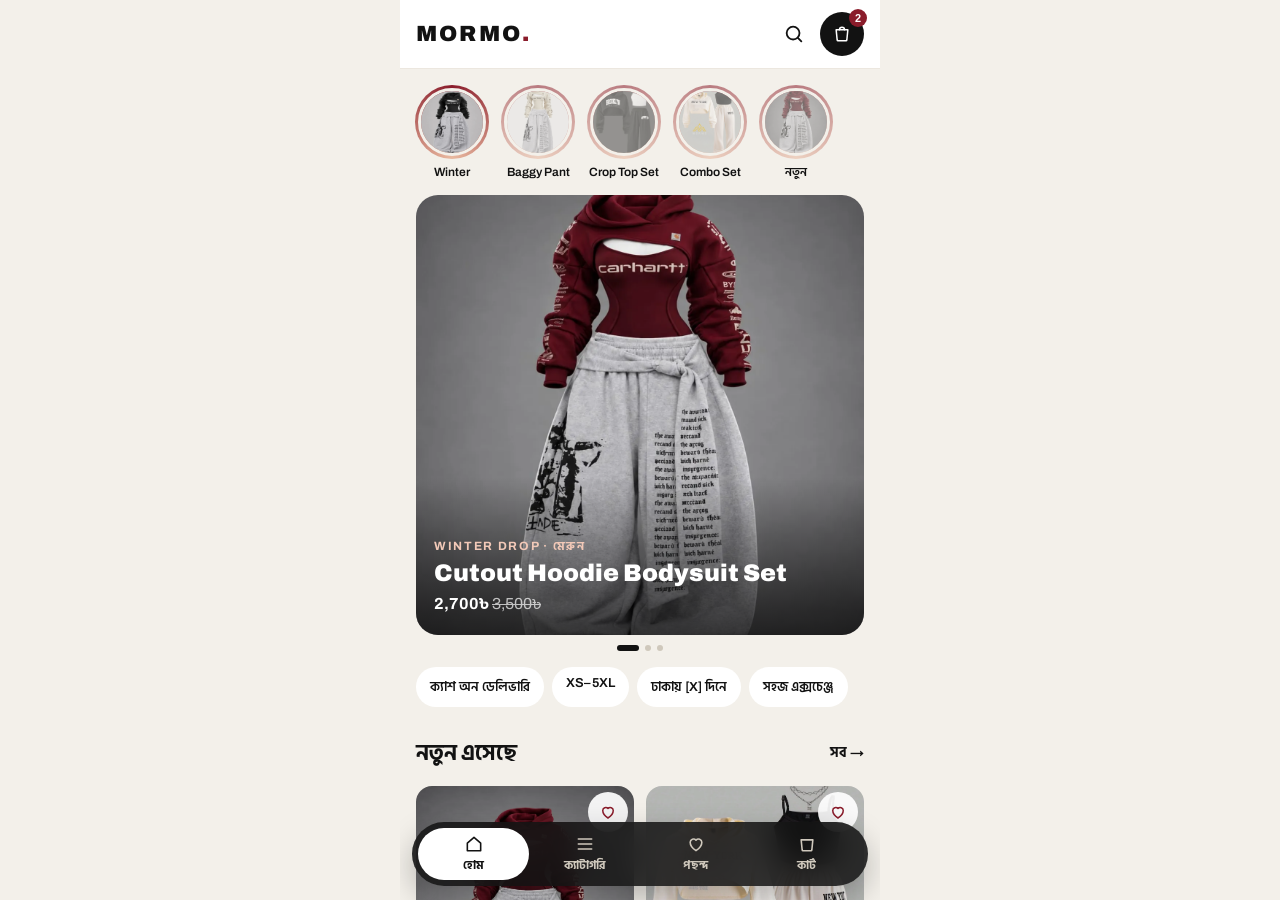
<file: m-home.html>
<!doctype html>
<html lang="bn">
<head>
<meta charset="utf-8">
<meta name="viewport" content="width=device-width, initial-scale=1, viewport-fit=cover">
<meta name="robots" content="noindex">
<title>মোবাইল হোম | Mormo BD</title>
<link rel="preconnect" href="https://fonts.googleapis.com">
<link rel="stylesheet" href="https://fonts.googleapis.com/css2?family=Archivo:wght@400;500;600;800;900&amp;family=Hind+Siliguri:wght@400;500;600;700&amp;display=swap">
<style>
body{margin:0;background:#F3F0EA}
a{color:#121212;text-decoration:none}
.hs{display:flex;overflow-x:auto;scroll-snap-type:x mandatory;scrollbar-width:none}
.hs::-webkit-scrollbar{display:none}
.snap{scroll-snap-align:start;flex:none}
.sheet{animation:up .28s ease-out}
@keyframes up{from{transform:translateY(100%)}to{transform:translateY(0)}}
.toast{animation:pop .3s ease-out}
@keyframes pop{from{transform:translateY(20px);opacity:0}to{transform:none;opacity:1}}
.ring{background:conic-gradient(#8A1C2B,#E9B9A0,#8A1C2B);padding:3px;border-radius:999px}
button,a{transition:transform .12s ease}
button:active,a:active{transform:scale(.97)}
.bump{animation:bp .4s ease}
@keyframes bp{0%{transform:scale(1)}40%{transform:scale(1.35)}100%{transform:scale(1)}}
@media (prefers-reduced-motion:reduce){.sheet,.toast,.bump{animation:none}button:active,a:active{transform:none}}
</style>
<style>[x-cloak]{display:none}</style>
<script>
class Base { constructor(props) { this.props = props || {}; } }
class Component extends Base {
  constructor(props) {
    super(props);
    this.state = { slide: 0, story: 0, tab: 'home', waist: 30, cart: 2, sheet: null, size: null, toast: '', wished: {} };
  }
  renderVals() {
    const IM = {
      maroon: 'img/cutout-set-maroon.webp',
      black: 'img/cutout-set-black.webp',
      beige: 'img/cutout-set-beige.webp',
      ny: 'img/new-york-3-piece-set.webp',
      bk: 'img/brooklyn-3-piece-set.webp'
    };
    const slideDefs = [
      { label: 'মেরুন', img: IM.maroon, bg: '#4A1219', alt: 'মেরুন কাটআউট হুডি বডিস্যুট সেট' },
      { label: 'কালো', img: IM.black, bg: '#121212', alt: 'কালো কাটআউট হুডি বডিস্যুট সেট' },
      { label: 'বেইজ', img: IM.beige, bg: '#5B4A36', alt: 'বেইজ কাটআউট হুডি বডিস্যুট সেট' }
    ];
    const dots = slideDefs.map((s, i) => ({ w: i === this.state.slide ? '22px' : '6px', c: i === this.state.slide ? '#121212' : '#CFC8BC' }));
    const storyDefs = [
      { t: 'Winter', img: IM.black, bg: '#121212' },
      { t: 'Baggy Pant', img: IM.beige, bg: '#E6DFD3' },
      { t: 'Crop Top Set', img: IM.bk, bg: '#E6DFD3' },
      { t: 'Combo Set', img: IM.ny, bg: '#E6DFD3' },
      { t: 'নতুন', img: IM.maroon, bg: '#4A1219' }
    ];
    const stories = storyDefs.map((s, i) => ({ ...s, op: i === this.state.story ? 1 : 0.55, pick: () => this.setState({ story: i }) }));
    const prods = [
      { id: 'mr', name: 'Cutout Hoodie Set · মেরুন', price: '2,700৳', img: IM.maroon, alt: 'মেরুন কাটআউট হুডি সেট' },
      { id: 'ny', name: 'Cream New York 3-Piece Set', price: '[দাম]৳', img: IM.ny, alt: 'ক্রিম New York ক্রপ হুডি সেট' },
      { id: 'bk', name: 'Black Brooklyn 3-Piece Set', price: '[দাম]৳', img: IM.bk, alt: 'কালো Brooklyn ক্রপ হুডি সেট' },
      { id: 'bg', name: 'Cutout Hoodie Set · বেইজ', price: '2,700৳', img: IM.beige, alt: 'বেইজ কাটআউট হুডি সেট' }
    ];
    const wished = this.state.wished;
    const grid = prods.map((p) => ({
      ...p,
      wished: wished[p.id] ? 'true' : 'false',
      heart: wished[p.id] ? '#8A1C2B' : 'none',
      wish: () => this.setState({ wished: { ...wished, [p.id]: !wished[p.id] } }),
      quick: () => this.setState({ sheet: p, size: null, toast: '' })
    }));
    const chart = ['XS', 'S', 'M', 'L', 'XL', 'XXL', '3XL'];
    const mids = [26, 28, 30, 32, 34, 36, 38];
    const w = Number(this.state.waist);
    let ri = 0;
    mids.forEach((m, i) => { if (Math.abs(m - w) < Math.abs(mids[ri] - w)) ri = i; });
    const sizes = chart.map((s) => {
      const on = s === this.state.size;
      return { s, pressed: on ? 'true' : 'false', bg: on ? '#121212' : '#FFFFFF', fg: on ? '#FFFFFF' : '#121212', border: on ? '#121212' : '#DCD6CC', pick: () => this.setState({ size: s }) };
    });
    const tabDefs = [
      { id: 'home', t: 'হোম', icon: 'M4 11l8-7 8 7v9H4z' },
      { id: 'cat', t: 'ক্যাটাগরি', icon: 'M4 6h16M4 12h16M4 18h16' },
      { id: 'wish', t: 'পছন্দ', icon: 'M12 20s-7-4.4-7-10a4 4 0 0 1 7-2.6A4 4 0 0 1 19 10c0 5.6-7 10-7 10z' },
      { id: 'cart', t: 'কার্ট', icon: 'M5 7h14l-1.2 12.2a1 1 0 0 1-1 .8H7.2a1 1 0 0 1-1-.8L5 7z' }
    ];
    const tabs = tabDefs.map((t) => {
      const on = t.id === this.state.tab;
      return { ...t, current: on ? 'page' : 'false', bg: on ? '#FFFFFF' : 'transparent', fg: on ? '#121212' : '#CFC8BC', pick: () => this.setState({ tab: t.id }) };
    });
    const sheet = this.state.sheet;
    return {
      cartCount: this.state.cart,
      openCart: () => this.setState({ tab: 'cart' }),
      stories,
      slides: slideDefs,
      dots,
      onHeroScroll: (e) => {
        const i = Math.round(e.target.scrollLeft / e.target.clientWidth);
        if (i !== this.state.slide) this.setState({ slide: i });
      },
      grid,
      waist: w,
      rec: chart[ri],
      setWaist: (e) => this.setState({ waist: e.target.value }),
      tabs,
      toast: this.state.toast,
      sheetOpen: !!sheet,
      sheetItem: sheet || { img: '', name: '', price: '' },
      closeSheet: () => this.setState({ sheet: null }),
      sizes,
      addBg: this.state.size ? '#121212' : '#8A8580',
      addLabel: this.state.size ? 'সাইজ ' + this.state.size + ' · কার্টে যোগ করুন' : 'আগে সাইজ বাছুন',
      confirmAdd: () => {
        if (!this.state.size) return;
        this.setState({ sheet: null, cart: this.state.cart + 1, toast: 'সাইজ ' + this.state.size + ' কার্টে যোগ হয়েছে' });
      }
    };
  }
}
document.addEventListener('alpine:init', () => {
  Alpine.data('page', () => {
    const c = new Component({});
    const o = {
      state: c.state, props: {}, gal: null,
      setState(p) { Object.assign(this.state, p); },
      get v() { return Component.prototype.renderVals.call(this); }
    };
    Object.getOwnPropertyNames(Component.prototype).forEach((k) => {
      if (k !== 'constructor' && k !== 'renderVals') o[k] = Component.prototype[k];
    });
    return o;
  });
});
</script>
<script defer src="alpine.min.js"></script>
</head>
<body>
<div x-data="page" style="width: 100%; max-width: 480px; margin: 0 auto; height: 100dvh; position: relative; overflow: hidden; background: #F3F0EA; font-family: 'Archivo', 'Hind Siliguri', sans-serif; color: #121212; display: flex; flex-direction: column">

<header style="flex: none; background: #FFFFFF; padding: 12px 16px; display: flex; align-items: center; justify-content: space-between; border-bottom: 1px solid #ECE7DF">
<a href="#" style="font-weight: 900; font-size: 22px; letter-spacing: 0.1em">MORMO<span style="color: #8A1C2B">.</span></a>
<div style="display: flex; gap: 4px">
<button type="button" aria-label="খুঁজুন" style="width: 44px; height: 44px; border: 0; background: transparent; border-radius: 999px; cursor: pointer; display: flex; align-items: center; justify-content: center"><svg aria-hidden="true" width="22" height="22" viewBox="0 0 24 24" fill="none" stroke="#121212" stroke-width="2" stroke-linecap="round"><circle cx="11" cy="11" r="7"></circle><path d="M20 20l-3.5-3.5"></path></svg></button>
<button type="button" @click="v.openCart($event)" :aria-label="`কার্ট, ${v.cartCount}টি`" style="position: relative; width: 44px; height: 44px; border: 0; background: #121212; border-radius: 999px; cursor: pointer; display: flex; align-items: center; justify-content: center"><svg aria-hidden="true" width="20" height="20" viewBox="0 0 24 24" fill="none" stroke="#FFFFFF" stroke-width="1.8" stroke-linecap="round" stroke-linejoin="round"><path d="M5 7h14l-1.2 12.2a1 1 0 0 1-1 .8H7.2a1 1 0 0 1-1-.8L5 7z"></path><path d="M9 7a3 3 0 0 1 6 0"></path></svg><span class="bump" style="position: absolute; top: -3px; right: -3px; background: #8A1C2B; color: #FFFFFF; font-size: 11px; font-weight: 700; min-width: 18px; height: 18px; border-radius: 999px; display: flex; align-items: center; justify-content: center"><span x-text="v.cartCount"></span></span></button>
</div>
</header>

<div style="flex: 1; overflow-y: auto; padding-bottom: 90px">

<div class="hs" aria-label="ক্যাটাগরি" style="gap: 14px; padding: 16px 16px 8px">
<template x-for="st in v.stories">
<button type="button" @click="st.pick($event)" style="flex: none; display: flex; flex-direction: column; align-items: center; gap: 6px; border: 0; background: transparent; cursor: pointer; font: inherit; width: 72px; padding: 0">
<span class="ring" :style="`opacity: ${st.op}`"><span :style="`display: block; width: 62px; height: 62px; border-radius: 999px; border: 3px solid #F3F0EA; overflow: hidden; background: ${st.bg}`"><img :src="st.img" alt="" style="width: 100%; height: 100%; object-fit: cover; display: block"></span></span>
<span style="font-size: 12px; font-weight: 600; color: #121212; text-align: center; line-height: 1.2"><span x-text="st.t"></span></span>
</button>
</template>
</div>

<section aria-label="নতুন কালেকশন" style="padding: 8px 16px 0">
<div class="hs" @scroll="v.onHeroScroll($event)" style="border-radius: 22px; gap: 0">
<template x-for="sl in v.slides">
<a href="m-product.html" class="snap" :style="`width: 100%; height: 440px; position: relative; display: block; background: ${sl.bg}`">
<img :src="sl.img" :alt="sl.alt" style="width: 100%; height: 100%; object-fit: cover; display: block">
<span style="position: absolute; inset: auto 0 0 0; padding: 60px 18px 18px; background: linear-gradient(transparent, rgba(0,0,0,0.75)); color: #FFFFFF; display: flex; flex-direction: column; gap: 4px">
<span style="font-size: 12px; font-weight: 700; letter-spacing: 0.14em; text-transform: uppercase; color: #F2C9B8">Winter Drop · <span x-text="sl.label"></span></span>
<span style="font-size: 24px; font-weight: 900; line-height: 1.15">Cutout Hoodie Bodysuit Set</span>
<span style="font-size: 16px; font-weight: 700">2,700৳ <s style="opacity: 0.7; font-weight: 400">3,500৳</s></span>
</span>
</a>
</template>
</div>
<div aria-hidden="true" style="display: flex; justify-content: center; gap: 6px; padding: 10px 0 0">
<template x-for="d in v.dots"><span :style="`height: 6px; width: ${d.w}; border-radius: 999px; background: ${d.c}; transition: width .2s`"></span></template>
</div>
</section>

<div class="hs" style="gap: 8px; padding: 16px 16px 4px">
<span style="flex: none; background: #FFFFFF; border-radius: 999px; padding: 9px 14px; font-size: 13px; font-weight: 600">ক্যাশ অন ডেলিভারি</span>
<span style="flex: none; background: #FFFFFF; border-radius: 999px; padding: 9px 14px; font-size: 13px; font-weight: 600">XS–5XL</span>
<span style="flex: none; background: #FFFFFF; border-radius: 999px; padding: 9px 14px; font-size: 13px; font-weight: 600">ঢাকায় [X] দিনে</span>
<span style="flex: none; background: #FFFFFF; border-radius: 999px; padding: 9px 14px; font-size: 13px; font-weight: 600">সহজ এক্সচেঞ্জ</span>
</div>

<section aria-labelledby="mn-h" style="padding: 20px 16px 0">
<div style="display: flex; justify-content: space-between; align-items: center; margin-bottom: 12px"><h2 id="mn-h" style="margin: 0; font-size: 22px; font-weight: 900">নতুন এসেছে</h2><a href="#" style="font-size: 14px; font-weight: 700; padding: 10px 0">সব →</a></div>
<div style="display: grid; grid-template-columns: repeat(2, minmax(0, 1fr)); gap: 12px">
<template x-for="g in v.grid">
<article style="display: flex; flex-direction: column; gap: 6px">
<div style="position: relative; border-radius: 16px; overflow: hidden; background: #E6DFD3; aspect-ratio: 3 / 4">
<img :src="g.img" :alt="g.alt" style="width: 100%; height: 100%; object-fit: cover; display: block">
<button type="button" @click="g.wish($event)" aria-label="পছন্দের তালিকায় রাখুন" :aria-pressed="g.wished" style="position: absolute; top: 6px; right: 6px; width: 40px; height: 40px; border-radius: 999px; border: 0; background: rgba(255,255,255,0.92); cursor: pointer; display: flex; align-items: center; justify-content: center"><svg aria-hidden="true" width="18" height="18" viewBox="0 0 24 24" :fill="g.heart" stroke="#8A1C2B" stroke-width="2" stroke-linejoin="round"><path d="M12 20s-7-4.4-7-10a4 4 0 0 1 7-2.6A4 4 0 0 1 19 10c0 5.6-7 10-7 10z"></path></svg></button>
<button type="button" @click="g.quick($event)" :aria-label="`${g.name} দ্রুত কার্টে যোগ করুন`" style="position: absolute; right: 6px; bottom: 6px; width: 44px; height: 44px; border-radius: 999px; border: 0; background: #121212; color: #FFFFFF; font-size: 24px; line-height: 1; cursor: pointer">+</button>
</div>
<span style="font-size: 13px; font-weight: 600; line-height: 1.35"><span x-text="g.name"></span></span>
<span style="font-size: 15px; font-weight: 900"><span x-text="g.price"></span></span>
</article>
</template>
</div>
</section>

<section aria-labelledby="ms-h" style="margin: 24px 16px 0; background: #121212; color: #FFFFFF; border-radius: 22px; padding: 20px; display: flex; flex-direction: column; gap: 12px">
<h2 id="ms-h" style="margin: 0; font-size: 20px; font-weight: 900">কোমরের মাপ দিন, সাইজ বলে দেব</h2>
<div style="display: flex; justify-content: space-between; align-items: end"><label for="mw" style="color: #CFC8BC; font-size: 14px">কোমর: <strong style="color: #FFFFFF; font-size: 20px"><span x-text="v.waist"></span>"</strong></label><span style="font-size: 52px; line-height: 1; font-weight: 900"><span x-text="v.rec"></span></span></div>
<input id="mw" type="range" min="24" max="40" :value="v.waist" @input="v.setWaist($event)" style="width: 100%; height: 44px; accent-color: #E9B9A0">
</section>

<a href="#" style="margin: 16px 16px 0; display: flex; align-items: center; justify-content: center; gap: 10px; height: 52px; border-radius: 999px; background: #E9F5EC; color: #14532D; font-weight: 700"><svg aria-hidden="true" width="20" height="20" viewBox="0 0 24 24" fill="none" stroke="#14532D" stroke-width="1.8" stroke-linecap="round" stroke-linejoin="round"><path d="M4 20l1.3-3.9A8 8 0 1 1 8 19z"></path></svg>প্রশ্ন? WhatsApp করুন</a>
</div>

<nav aria-label="মোবাইল মেনু" style="position: absolute; left: 12px; right: 12px; bottom: 14px; background: rgba(18,18,18,0.86); backdrop-filter: blur(16px); -webkit-backdrop-filter: blur(16px); border-radius: 999px; display: flex; justify-content: space-around; padding: 6px; box-shadow: 0 12px 30px rgba(0,0,0,0.25)">
<template x-for="tb in v.tabs">
<button type="button" @click="tb.pick($event)" :aria-current="tb.current" :style="`flex: 1; height: 52px; border: 0; border-radius: 999px; background: ${tb.bg}; color: ${tb.fg}; font: inherit; font-size: 12px; font-weight: 700; cursor: pointer; display: flex; flex-direction: column; align-items: center; justify-content: center; gap: 2px; transition: background .2s`">
<svg aria-hidden="true" width="20" height="20" viewBox="0 0 24 24" fill="none" stroke="currentColor" stroke-width="1.9" stroke-linecap="round" stroke-linejoin="round"><path :d="tb.icon"></path></svg><span x-text="tb.t"></span>
</button>
</template>
</nav>

<template x-if="v.toast">
<div class="toast" role="status" style="position: absolute; left: 16px; right: 16px; bottom: 86px; background: #FFFFFF; border-radius: 16px; box-shadow: 0 12px 30px rgba(0,0,0,0.2); padding: 12px 14px; display: flex; align-items: center; gap: 10px">
<span aria-hidden="true" style="width: 32px; height: 32px; border-radius: 999px; background: #1F6B2A; display: flex; align-items: center; justify-content: center; flex: none"><svg width="16" height="16" viewBox="0 0 24 24" fill="none" stroke="#FFFFFF" stroke-width="3" stroke-linecap="round" stroke-linejoin="round"><path d="M5 12.5l4.5 4.5L19 7.5"></path></svg></span>
<span style="flex: 1; font-size: 14px; font-weight: 600"><span x-text="v.toast"></span></span>
<a href="m-product.html" style="font-size: 14px; font-weight: 800; color: #8A1C2B; padding: 10px 4px">অর্ডার →</a>
</div>
</template>

<template x-if="v.sheetOpen">
<div style="position: absolute; inset: 0; display: flex; flex-direction: column; justify-content: flex-end">
<button type="button" @click="v.closeSheet($event)" aria-label="বন্ধ করুন" style="position: absolute; inset: 0; border: 0; background: rgba(18,18,18,0.5); cursor: pointer"></button>
<div class="sheet" role="dialog" aria-label="সাইজ বাছুন" style="position: relative; background: #FFFFFF; border-radius: 26px 26px 0 0; padding: 10px 18px 24px; display: flex; flex-direction: column; gap: 14px">
<span aria-hidden="true" style="align-self: center; width: 44px; height: 5px; border-radius: 999px; background: #DCD6CC"></span>
<div style="display: flex; gap: 12px; align-items: center">
<img :src="v.sheetItem.img" alt="" style="width: 60px; height: 76px; border-radius: 12px; object-fit: cover">
<div style="flex: 1; min-width: 0"><div style="font-weight: 700; font-size: 15px; line-height: 1.35"><span x-text="v.sheetItem.name"></span></div><div style="font-weight: 900; font-size: 18px"><span x-text="v.sheetItem.price"></span></div></div>
</div>
<div style="font-weight: 700">সাইজ বাছুন</div>
<div style="display: grid; grid-template-columns: repeat(4, minmax(0, 1fr)); gap: 8px">
<template x-for="s in v.sizes">
<button type="button" @click="s.pick($event)" :aria-pressed="s.pressed" :style="`height: 48px; border-radius: 12px; border: 1.5px solid ${s.border}; background: ${s.bg}; color: ${s.fg}; font: inherit; font-weight: 700; cursor: pointer`"><span x-text="s.s"></span></button>
</template>
</div>
<button type="button" @click="v.confirmAdd($event)" :style="`height: 56px; border-radius: 999px; border: 0; background: ${v.addBg}; color: #FFFFFF; font: inherit; font-weight: 800; font-size: 17px; cursor: pointer`"><span x-text="v.addLabel"></span></button>
</div>
</div>
</template>

</div>
</body>
</html>
</file>
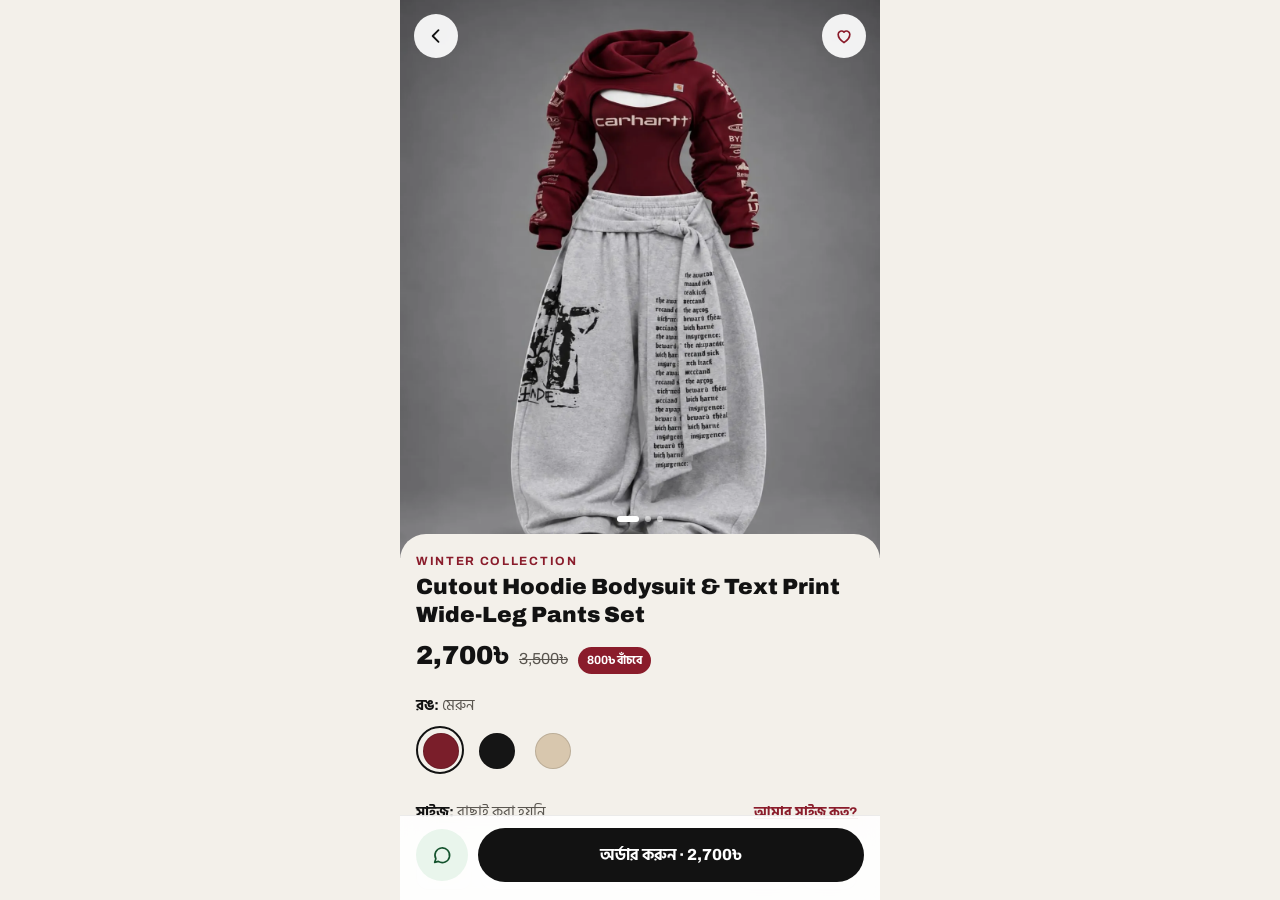
<file: m-product.html>
<!doctype html>
<html lang="bn">
<head>
<meta charset="utf-8">
<meta name="viewport" content="width=device-width, initial-scale=1, viewport-fit=cover">
<meta name="robots" content="noindex">
<title>মোবাইল প্রোডাক্ট ও চেকআউট | Mormo BD</title>
<link rel="preconnect" href="https://fonts.googleapis.com">
<link rel="stylesheet" href="https://fonts.googleapis.com/css2?family=Archivo:wght@400;500;600;800;900&amp;family=Hind+Siliguri:wght@400;500;600;700&amp;display=swap">
<style>
body{margin:0;background:#F3F0EA}
a{color:#121212;text-decoration:none}
.hs{display:flex;overflow-x:auto;scroll-snap-type:x mandatory;scrollbar-width:none}
.hs::-webkit-scrollbar{display:none}
.snap{scroll-snap-align:start;flex:none}
.sheet{animation:up .28s ease-out}
@keyframes up{from{transform:translateY(100%)}to{transform:translateY(0)}}
.fade{animation:fd .35s ease-out}
@keyframes fd{from{opacity:0;transform:scale(.96)}to{opacity:1;transform:none}}
.fld{width:100%;box-sizing:border-box;height:50px;border-radius:12px;border:1.5px solid #CFC8BC;background:#FFFFFF;padding:0 14px;font:inherit;font-size:16px;color:#121212}
button,a{transition:transform .12s ease}
button:active,a:active{transform:scale(.97)}
.bar{animation:dn .22s ease-out}
@keyframes dn{from{transform:translateY(-100%)}to{transform:none}}
@media (prefers-reduced-motion:reduce){.sheet,.fade,.bar{animation:none}button:active,a:active{transform:none}}
</style>
<style>[x-cloak]{display:none}</style>
<script>
class Base { constructor(props) { this.props = props || {}; } }
class Component extends Base {
  constructor(props) {
    super(props);
    this.gal = null;
    this.state = { ci: 0, size: null, sizeErr: false, wish: false, view: 'shop', waist: 30, name: '', phone: '', address: '', zone: 'inside', bump: false, tried: false, up: false };
  }
  renderVals() {
    const P = [
      { id: 'maroon', label: 'মেরুন', hex: '#7A1E2A', img: 'img/cutout-set-maroon.webp', alt: 'মেরুন কাটআউট হুডি বডিস্যুট সেট পরা মডেল' },
      { id: 'black', label: 'কালো', hex: '#151515', img: 'img/cutout-set-black.webp', alt: 'কালো কাটআউট হুডি বডিস্যুট সেট পরা মডেল' },
      { id: 'beige', label: 'বেইজ', hex: '#D8C7AE', img: 'img/cutout-set-beige.webp', alt: 'বেইজ কাটআউট হুডি বডিস্যুট সেট পরা মডেল' }
    ];
    const ci = this.state.ci;
    const palette = P.map((p, i) => ({
      ...p,
      pressed: i === ci ? 'true' : 'false',
      ring: i === ci ? '#121212' : 'transparent',
      pick: () => {
        this.setState({ ci: i });
        if (window.__gal) window.__gal.scrollTo({ left: i * window.__gal.clientWidth, behavior: 'smooth' });
      }
    }));
    const dots = P.map((p, i) => ({ w: i === ci ? '22px' : '6px', c: i === ci ? '#FFFFFF' : 'rgba(255,255,255,0.55)' }));
    const chart = [
      { s: 'XS', chest: 36, waist: '24–28', pant: 36, mid: 26 },
      { s: 'S', chest: 38, waist: '26–30', pant: 37, mid: 28 },
      { s: 'M', chest: 40, waist: '28–32', pant: 38, mid: 30 },
      { s: 'L', chest: 42, waist: '30–34', pant: 39, mid: 32 },
      { s: 'XL', chest: 44, waist: '32–36', pant: 40, mid: 34 },
      { s: 'XXL', chest: 46, waist: '34–38', pant: 41, mid: 36 },
      { s: '3XL', chest: 48, waist: '36–40', pant: 42, mid: 38 }
    ];
    const w = Number(this.state.waist);
    const rec = chart.reduce((b, r) => (Math.abs(r.mid - w) < Math.abs(b.mid - w) ? r : b), chart[0]);
    const sizes = chart.map((r) => {
      const on = r.s === this.state.size;
      return { s: r.s, pressed: on ? 'true' : 'false', bg: on ? '#121212' : '#FFFFFF', fg: on ? '#FFFFFF' : '#121212', border: on ? '#121212' : '#DCD6CC', pick: () => this.setState({ size: r.s, sizeErr: false }) };
    });
    const inside = this.props.insideFee ?? 70;
    const outside = this.props.outsideFee ?? 130;
    const zd = [{ id: 'inside', label: 'ঢাকার ভেতরে', fee: inside }, { id: 'outside', label: 'ঢাকার বাইরে', fee: outside }];
    const zones = zd.map((z) => {
      const on = z.id === this.state.zone;
      return { ...z, pressed: on ? 'true' : 'false', border: on ? '#121212' : '#CFC8BC', bg: on ? '#FFFFFF' : 'transparent', pick: () => this.setState({ zone: z.id }) };
    });
    const fee = zd.find((z) => z.id === this.state.zone).fee;
    const total = 2700 + (this.state.bump ? 999 : 0) + fee;
    const phoneOk = /^01[3-9][0-9]{8}$/.test(this.state.phone.replace(/[\s-]/g, ''));
    const restOk = this.state.name.trim().length > 1 && this.state.address.trim().length > 5;
    const t = this.state.tried;
    const v = this.state.view;
    return {
      palette, dots, img: P[ci].img, colorName: P[ci].label,
      setGal: (el) => { window.__gal = el; },
      compact: !!this.state.compact,
      onPageScroll: (e) => { const c = e.target.scrollTop > 430; if (c !== !!this.state.compact) this.setState({ compact: c }); },
      onGalScroll: (e) => { const i = Math.round(e.target.scrollLeft / e.target.clientWidth); if (i !== this.state.ci && i >= 0 && i < 3) this.setState({ ci: i }); },
      wishPressed: this.state.wish ? 'true' : 'false', wishFill: this.state.wish ? '#8A1C2B' : 'none',
      toggleWish: () => this.setState({ wish: !this.state.wish }),
      sizes, sizeErr: this.state.sizeErr, sizeLabel: this.state.size || 'বাছাই করা হয়নি',
      openGuide: () => this.setState({ view: 'guide' }),
      waist: w, rec, setWaist: (e) => this.setState({ waist: e.target.value }),
      useRec: () => this.setState({ size: rec.s, sizeErr: false, view: 'shop' }),
      startOrder: () => { if (!this.state.size) { this.setState({ sizeErr: true }); return; } this.setState({ view: 'checkout' }); },
      closeAll: () => this.setState({ view: 'shop' }),
      guideOpen: v === 'guide', checkoutOpen: v === 'checkout', done: v === 'done',
      name: this.state.name, phone: this.state.phone, address: this.state.address,
      setName: (e) => this.setState({ name: e.target.value }),
      setPhone: (e) => this.setState({ phone: e.target.value }),
      setAddress: (e) => this.setState({ address: e.target.value }),
      err: { phone: t && !phoneOk, any: t && !restOk },
      zones, bump: this.state.bump, toggleBump: () => this.setState({ bump: !this.state.bump }),
      total: total.toLocaleString('en-US'),
      placeOrder: () => { if (phoneOk && restOk) this.setState({ view: 'done' }); else this.setState({ tried: true }); },
      firstName: this.state.name.trim().split(' ')[0] || '[নাম]',
      upPressed: this.state.up ? 'true' : 'false', upBg: this.state.up ? '#121212' : '#FFFFFF', upFg: this.state.up ? '#FFFFFF' : '#121212',
      upCta: this.state.up ? 'যোগ হয়েছে · বাদ দিন' : 'এক চাপে অর্ডারে যোগ করুন',
      toggleUp: () => this.setState({ up: !this.state.up })
    };
  }
}
document.addEventListener('alpine:init', () => {
  Alpine.data('page', () => {
    const c = new Component({});
    const o = {
      state: c.state, props: {}, gal: null,
      setState(p) { Object.assign(this.state, p); },
      get v() { return Component.prototype.renderVals.call(this); }
    };
    Object.getOwnPropertyNames(Component.prototype).forEach((k) => {
      if (k !== 'constructor' && k !== 'renderVals') o[k] = Component.prototype[k];
    });
    return o;
  });
});
</script>
<script defer src="alpine.min.js"></script>
</head>
<body>
<div x-data="page" style="width: 100%; max-width: 480px; margin: 0 auto; height: 100dvh; position: relative; overflow: hidden; background: #F3F0EA; font-family: 'Archivo', 'Hind Siliguri', sans-serif; color: #121212">

<div @scroll="v.onPageScroll($event)" style="position: absolute; inset: 0; overflow-y: auto; padding-bottom: 96px">
<div style="position: relative">
<div class="hs" x-init="v.setGal($el)" @scroll="v.onGalScroll($event)" aria-label="ছবি, ডানে-বামে সরান">
<template x-for="p in v.palette">
<img class="snap" :src="p.img" :alt="p.alt" style="width: 100%; height: 62vh; object-fit: cover; display: block">
</template>
</div>
<a href="m-home.html" aria-label="ফিরে যান" style="position: absolute; top: 14px; left: 14px; width: 44px; height: 44px; border-radius: 999px; background: rgba(255,255,255,0.92); display: flex; align-items: center; justify-content: center"><svg aria-hidden="true" width="20" height="20" viewBox="0 0 24 24" fill="none" stroke="#121212" stroke-width="2.2" stroke-linecap="round" stroke-linejoin="round"><path d="M15 5l-7 7 7 7"></path></svg></a>
<button type="button" @click="v.toggleWish($event)" aria-label="পছন্দের তালিকায় রাখুন" :aria-pressed="v.wishPressed" style="position: absolute; top: 14px; right: 14px; width: 44px; height: 44px; border-radius: 999px; border: 0; background: rgba(255,255,255,0.92); cursor: pointer; display: flex; align-items: center; justify-content: center"><svg aria-hidden="true" width="20" height="20" viewBox="0 0 24 24" :fill="v.wishFill" stroke="#8A1C2B" stroke-width="2" stroke-linejoin="round"><path d="M12 20s-7-4.4-7-10a4 4 0 0 1 7-2.6A4 4 0 0 1 19 10c0 5.6-7 10-7 10z"></path></svg></button>
<div aria-hidden="true" style="position: absolute; bottom: 36px; left: 0; right: 0; display: flex; justify-content: center; gap: 6px">
<template x-for="d in v.dots"><span :style="`height: 6px; width: ${d.w}; border-radius: 999px; background: ${d.c}; transition: width .2s`"></span></template>
</div>
</div>

<div style="position: relative; margin-top: -24px; background: #F3F0EA; border-radius: 26px 26px 0 0; padding: 20px 16px 0; display: flex; flex-direction: column; gap: 16px">
<div style="display: flex; flex-direction: column; gap: 6px">
<span style="font-size: 12px; font-weight: 700; letter-spacing: 0.14em; text-transform: uppercase; color: #8A1C2B">Winter Collection</span>
<h1 style="margin: 0; font-size: 22px; line-height: 1.25; font-weight: 900">Cutout Hoodie Bodysuit &amp; Text Print Wide-Leg Pants Set</h1>
<div style="display: flex; gap: 10px; align-items: baseline; flex-wrap: wrap"><span style="font-size: 26px; font-weight: 900">2,700৳</span><s style="color: #5A5650">3,500৳</s><span style="background: #8A1C2B; color: #FFFFFF; font-size: 12px; font-weight: 700; padding: 4px 9px; border-radius: 999px">800৳ বাঁচবে</span></div>
</div>

<div style="display: flex; flex-direction: column; gap: 8px">
<span style="font-weight: 700; font-size: 15px">রঙ: <span style="font-weight: 400; color: #5A5650"><span x-text="v.colorName"></span></span></span>
<div role="group" aria-label="রঙ বাছুন" style="display: flex; gap: 8px">
<template x-for="p in v.palette">
<button type="button" @click="p.pick($event)" :aria-label="p.label" :aria-pressed="p.pressed" :style="`width: 48px; height: 48px; border-radius: 999px; border: 2px solid ${p.ring}; background: transparent; padding: 5px; cursor: pointer; box-sizing: border-box`"><span :style="`display: block; width: 100%; height: 100%; border-radius: 999px; background: ${p.hex}; border: 1px solid #00000022`"></span></button>
</template>
</div>
</div>

<div style="display: flex; flex-direction: column; gap: 8px">
<div style="display: flex; justify-content: space-between; align-items: center"><span style="font-weight: 700; font-size: 15px">সাইজ: <span style="font-weight: 400; color: #5A5650"><span x-text="v.sizeLabel"></span></span></span><button type="button" @click="v.openGuide($event)" style="border: 0; background: transparent; font: inherit; font-size: 14px; font-weight: 700; color: #8A1C2B; text-decoration: underline; cursor: pointer; min-height: 44px">আমার সাইজ কত?</button></div>
<div class="hs" role="group" aria-label="সাইজ বাছুন" style="gap: 8px; scroll-snap-type: none">
<template x-for="s in v.sizes">
<button type="button" @click="s.pick($event)" :aria-pressed="s.pressed" :style="`flex: none; min-width: 56px; height: 48px; padding: 0 12px; border-radius: 12px; border: 1.5px solid ${s.border}; background: ${s.bg}; color: ${s.fg}; font: inherit; font-weight: 700; cursor: pointer`"><span x-text="s.s"></span></button>
</template>
</div>
<template x-if="v.sizeErr"><span role="alert" style="color: #8A1C2B; font-size: 14px; font-weight: 700">আগে একটা সাইজ বাছুন</span></template>
</div>

<div style="background: #FFFFFF; border-radius: 16px; padding: 4px 14px">
<div style="display: flex; gap: 12px; align-items: center; padding: 12px 0; border-bottom: 1px solid #ECE7DF"><svg aria-hidden="true" width="22" height="22" viewBox="0 0 24 24" fill="none" stroke="#8A1C2B" stroke-width="1.8" stroke-linecap="round" stroke-linejoin="round"><rect x="3" y="6" width="18" height="12" rx="2"></rect><circle cx="12" cy="12" r="2.5"></circle></svg><span style="font-size: 14px"><strong>ক্যাশ অন ডেলিভারি</strong> · হাতে পেয়ে টাকা দিন</span></div>
<div style="display: flex; gap: 12px; align-items: center; padding: 12px 0; border-bottom: 1px solid #ECE7DF"><svg aria-hidden="true" width="22" height="22" viewBox="0 0 24 24" fill="none" stroke="#8A1C2B" stroke-width="1.8" stroke-linecap="round" stroke-linejoin="round"><path d="M3 7h11v9H3z"></path><path d="M14 10h4l3 3v3h-7z"></path><circle cx="7" cy="18" r="1.6"></circle><circle cx="17" cy="18" r="1.6"></circle></svg><span style="font-size: 14px"><strong>ঢাকায় [X] দিন</strong> · বাইরে [Y] দিন</span></div>
<div style="display: flex; gap: 12px; align-items: center; padding: 12px 0"><svg aria-hidden="true" width="22" height="22" viewBox="0 0 24 24" fill="none" stroke="#8A1C2B" stroke-width="1.8" stroke-linecap="round" stroke-linejoin="round"><path d="M4 12a8 8 0 1 0 3-6.2"></path><path d="M4 4v4h4"></path></svg><span style="font-size: 14px"><strong>সাইজ না মিললে এক্সচেঞ্জ</strong> · [নীতি]</span></div>
</div>

<details style="background: #FFFFFF; border-radius: 16px; padding: 0 14px"><summary style="padding: 14px 0; font-weight: 700; cursor: pointer">বিস্তারিত</summary><p style="margin: 0 0 14px; font-size: 14px; line-height: 1.7; color: #3D3A35">লম্বা হাতার হুডি বডিস্যুট, সামনে কাটআউট, হাতায় গ্রাফিক প্রিন্ট, কোমরে সাশ। ধূসর ওয়াইড লেগ প্যান্টে গথিক টেক্সট প্রিন্ট। স্ট্রেচ কটন-ব্লেন্ড কাপড়।</p></details>
</div>
</div>

<template x-if="v.compact">
<div class="bar" style="position: absolute; top: 0; left: 0; right: 0; background: rgba(243,240,234,0.86); backdrop-filter: blur(14px); -webkit-backdrop-filter: blur(14px); border-bottom: 1px solid rgba(18,18,18,0.08); padding: 8px 12px; display: flex; align-items: center; gap: 10px; z-index: 5">
<a href="m-home.html" aria-label="ফিরে যান" style="width: 44px; height: 44px; border-radius: 999px; display: flex; align-items: center; justify-content: center; flex: none"><svg aria-hidden="true" width="20" height="20" viewBox="0 0 24 24" fill="none" stroke="#121212" stroke-width="2.2" stroke-linecap="round" stroke-linejoin="round"><path d="M15 5l-7 7 7 7"></path></svg></a>
<img :src="v.img" alt="" style="width: 34px; height: 42px; object-fit: cover; border-radius: 8px; flex: none">
<div style="flex: 1; min-width: 0"><div style="font-size: 13px; font-weight: 700; white-space: nowrap; overflow: hidden; text-overflow: ellipsis">Cutout Hoodie Bodysuit Set</div><div style="font-size: 13px; color: #5A5650"><span x-text="v.colorName"></span> · 2,700৳</div></div>
</div>
</template>

<div style="position: absolute; left: 0; right: 0; bottom: 0; background: rgba(255,255,255,0.88); backdrop-filter: blur(16px); -webkit-backdrop-filter: blur(16px); border-top: 1px solid rgba(18,18,18,0.08); padding: 12px 16px 18px; display: flex; gap: 10px; align-items: center">
<a href="#" aria-label="WhatsApp-এ জিজ্ঞেস করুন" style="width: 52px; height: 52px; border-radius: 999px; background: #E9F5EC; display: flex; align-items: center; justify-content: center; flex: none"><svg aria-hidden="true" width="22" height="22" viewBox="0 0 24 24" fill="none" stroke="#14532D" stroke-width="1.8" stroke-linecap="round" stroke-linejoin="round"><path d="M4 20l1.3-3.9A8 8 0 1 1 8 19z"></path></svg></a>
<button type="button" @click="v.startOrder($event)" style="flex: 1; height: 54px; border-radius: 999px; border: 0; background: #121212; color: #FFFFFF; font: inherit; font-weight: 800; font-size: 16px; cursor: pointer">অর্ডার করুন · 2,700৳</button>
</div>

<template x-if="v.guideOpen">
<div style="position: absolute; inset: 0; display: flex; flex-direction: column; justify-content: flex-end">
<button type="button" @click="v.closeAll($event)" aria-label="বন্ধ করুন" style="position: absolute; inset: 0; border: 0; background: rgba(18,18,18,0.5); cursor: pointer"></button>
<div class="sheet" role="dialog" aria-label="সাইজ গাইড" style="position: relative; background: #121212; color: #FFFFFF; border-radius: 26px 26px 0 0; padding: 10px 20px 24px; display: flex; flex-direction: column; gap: 14px">
<span aria-hidden="true" style="align-self: center; width: 44px; height: 5px; border-radius: 999px; background: #5A5650"></span>
<h2 style="margin: 0; font-size: 20px; font-weight: 900">কোমরের মাপ দিন</h2>
<div style="display: flex; justify-content: space-between; align-items: end"><label for="gw" style="color: #CFC8BC">কোমর: <strong style="color: #FFFFFF; font-size: 22px"><span x-text="v.waist"></span>"</strong></label><span style="font-size: 60px; line-height: 1; font-weight: 900"><span x-text="v.rec.s"></span></span></div>
<input id="gw" type="range" min="24" max="40" :value="v.waist" @input="v.setWaist($event)" style="width: 100%; height: 44px; accent-color: #E9B9A0">
<p style="margin: 0; font-size: 14px; color: #CFC8BC"><span x-text="v.rec.s"></span>: বুক <span x-text="v.rec.chest"></span>" · কোমর <span x-text="v.rec.waist"></span>" · প্যান্টের লম্বা <span x-text="v.rec.pant"></span>"</p>
<button type="button" @click="v.useRec($event)" style="height: 54px; border-radius: 999px; border: 0; background: #FFFFFF; color: #121212; font: inherit; font-weight: 800; font-size: 16px; cursor: pointer"><span x-text="v.rec.s"></span> সাইজ বেছে নিন</button>
</div>
</div>
</template>

<template x-if="v.checkoutOpen">
<div style="position: absolute; inset: 0; display: flex; flex-direction: column; justify-content: flex-end">
<button type="button" @click="v.closeAll($event)" aria-label="বন্ধ করুন" style="position: absolute; inset: 0; border: 0; background: rgba(18,18,18,0.5); cursor: pointer"></button>
<form class="sheet" aria-label="দ্রুত অর্ডার" style="position: relative; max-height: 92%; overflow-y: auto; background: #F3F0EA; border-radius: 26px 26px 0 0; padding: 10px 16px 20px; display: flex; flex-direction: column; gap: 12px">
<span aria-hidden="true" style="align-self: center; width: 44px; height: 5px; border-radius: 999px; background: #CFC8BC"></span>
<div style="display: flex; gap: 12px; align-items: center; background: #FFFFFF; border-radius: 14px; padding: 10px">
<img :src="v.img" alt="" style="width: 48px; height: 60px; object-fit: cover; border-radius: 10px">
<div style="flex: 1; min-width: 0; font-size: 14px"><div style="font-weight: 700">Cutout Hoodie Bodysuit Set</div><div style="color: #5A5650"><span x-text="v.colorName"></span> · <span x-text="v.sizeLabel"></span></div></div>
<strong>2,700৳</strong>
</div>
<h2 style="margin: 4px 0 0; font-size: 18px; font-weight: 900">ডেলিভারির তথ্য · ৩০ সেকেন্ডে</h2>
<label for="mn" style="font-size: 14px; font-weight: 700">নাম</label>
<input id="mn" class="fld" autocomplete="name" :value="v.name" @input="v.setName($event)" placeholder="আপনার নাম">
<label for="mp" style="font-size: 14px; font-weight: 700">মোবাইল নম্বর</label>
<input id="mp" class="fld" type="tel" inputmode="numeric" autocomplete="tel" :value="v.phone" @input="v.setPhone($event)" placeholder="01XXXXXXXXX">
<template x-if="v.err.phone"><span role="alert" style="color: #8A1C2B; font-size: 13px; font-weight: 700">০১ দিয়ে শুরু ১১ সংখ্যার নম্বর দিন</span></template>
<label for="ma" style="font-size: 14px; font-weight: 700">পুরো ঠিকানা</label>
<input id="ma" class="fld" autocomplete="street-address" :value="v.address" @input="v.setAddress($event)" placeholder="বাসা, রোড, এলাকা, জেলা">
<template x-if="v.err.any"><span role="alert" style="color: #8A1C2B; font-size: 13px; font-weight: 700">নাম আর ঠিকানা লিখুন</span></template>
<div role="group" aria-label="ডেলিভারি এলাকা" style="display: grid; grid-template-columns: repeat(2, minmax(0, 1fr)); gap: 8px">
<template x-for="z in v.zones">
<button type="button" @click="z.pick($event)" :aria-pressed="z.pressed" :style="`height: 56px; border-radius: 12px; border: 1.5px solid ${z.border}; background: ${z.bg}; font: inherit; cursor: pointer; color: #121212; display: flex; flex-direction: column; align-items: center; justify-content: center`"><span style="font-weight: 700; font-size: 14px"><span x-text="z.label"></span></span><span style="font-size: 12px; color: #5A5650"><span x-text="z.fee"></span>৳</span></button>
</template>
</div>
<label style="display: flex; gap: 10px; align-items: flex-start; background: #FFF7E6; border: 1.5px dashed #B7791F; border-radius: 14px; padding: 12px; cursor: pointer">
<input type="checkbox" :checked="v.bump" @input="v.toggleBump($event)" style="width: 22px; height: 22px; margin: 0; accent-color: #121212; flex: none">
<span style="font-size: 14px; line-height: 1.5"><strong>Plain Wide Leg Baggy Pant যোগ করুন</strong><br>মাত্র 999৳ <s style="color: #5A5650">1,250৳</s>, একই পার্সেলে</span>
</label>
<div style="display: flex; justify-content: space-between; align-items: baseline; padding: 4px 2px"><span style="font-weight: 700">মোট (ডেলিভারিতে দেবেন)</span><span style="font-size: 24px; font-weight: 900"><span x-text="v.total"></span>৳</span></div>
<button type="button" @click="v.placeOrder($event)" style="height: 56px; border-radius: 999px; border: 0; background: #121212; color: #FFFFFF; font: inherit; font-weight: 800; font-size: 17px; cursor: pointer">অর্ডার কনফার্ম করুন</button>
</form>
</div>
</template>

<template x-if="v.done">
<div class="fade" role="status" style="position: absolute; inset: 0; background: #121212; color: #FFFFFF; padding: 40px 20px 24px; display: flex; flex-direction: column; gap: 18px; overflow-y: auto">
<div aria-hidden="true" style="width: 72px; height: 72px; border-radius: 999px; background: #FFFFFF; display: flex; align-items: center; justify-content: center"><svg width="36" height="36" viewBox="0 0 24 24" fill="none" stroke="#121212" stroke-width="2.6" stroke-linecap="round" stroke-linejoin="round"><path d="M5 12.5l4.5 4.5L19 7.5"></path></svg></div>
<h2 style="margin: 0; font-size: 28px; font-weight: 900; line-height: 1.2">ধন্যবাদ, <span x-text="v.firstName"></span>! অর্ডার পেয়েছি।</h2>
<p style="margin: 0; color: #CFC8BC; line-height: 1.6">অর্ডার #[নং] · <span x-text="v.phone"></span> নম্বরে শীঘ্রই ফোন করে কনফার্ম করব। মোট <span x-text="v.total"></span>৳, ডেলিভারিতে দেবেন।</p>
<div style="background: #FFF7E6; color: #121212; border-radius: 20px; padding: 16px; display: flex; flex-direction: column; gap: 12px">
<span style="font-size: 13px; font-weight: 800; color: #8A4B08">একবারের অফার · একই পার্সেলে, বাড়তি ডেলিভারি চার্জ নেই</span>
<div style="display: flex; gap: 12px; align-items: center">
<img src="img/new-york-3-piece-set.webp" alt="ক্রিম New York ৩ পিস সেট" style="width: 72px; height: 90px; object-fit: cover; border-radius: 12px">
<div style="flex: 1; min-width: 0"><div style="font-weight: 700; font-size: 15px">Cream New York 3-Piece Set</div><div style="font-weight: 900">[অফার দাম]৳</div></div>
</div>
<button type="button" @click="v.toggleUp($event)" :aria-pressed="v.upPressed" :style="`height: 50px; border-radius: 999px; border: 1.5px solid #121212; background: ${v.upBg}; color: ${v.upFg}; font: inherit; font-weight: 800; cursor: pointer`"><span x-text="v.upCta"></span></button>
</div>
<a href="m-home.html" style="margin-top: auto; height: 54px; border-radius: 999px; border: 1.5px solid rgba(255,255,255,0.5); color: #FFFFFF; display: flex; align-items: center; justify-content: center; font-weight: 700">আরও কেনাকাটা করুন</a>
</div>
</template>

</div>
</body>
</html>
</file>
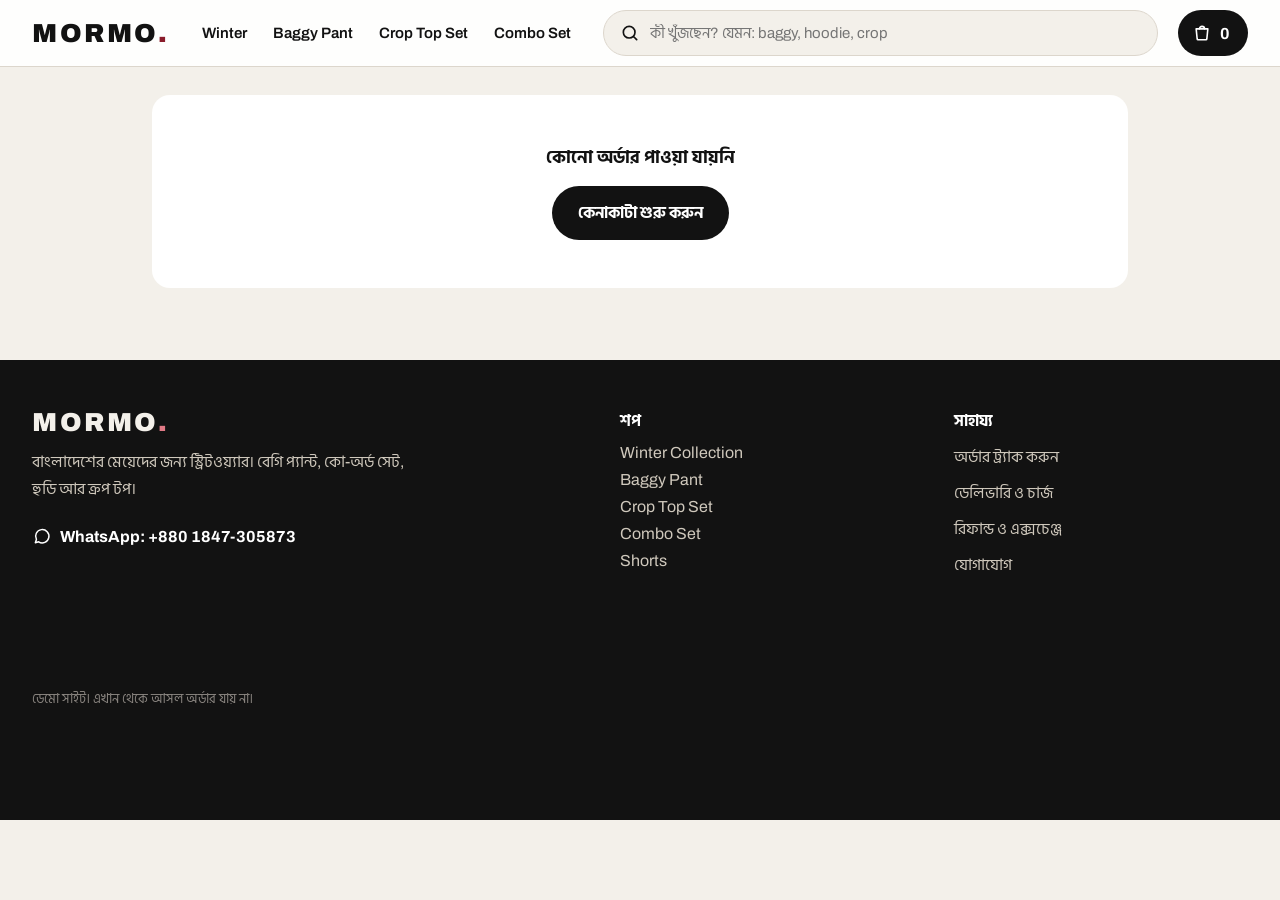
<file: thank-you.html>
<!doctype html>
<html lang="bn">
<head>
<meta charset="utf-8">
<meta name="viewport" content="width=device-width, initial-scale=1, viewport-fit=cover">
<meta name="robots" content="noindex">
<title>অর্ডার হয়েছে | Mormo BD</title>
<link rel="icon" href="data:image/svg+xml,%3Csvg xmlns='http://www.w3.org/2000/svg' viewBox='0 0 64 64'%3E%3Crect width='64' height='64' rx='14' fill='%23121212'/%3E%3Ctext x='32' y='44' font-family='Arial' font-weight='900' font-size='36' text-anchor='middle' fill='%23fff'%3EM%3C/text%3E%3C/svg%3E">
<link rel="preconnect" href="https://fonts.googleapis.com">
<link rel="stylesheet" href="https://fonts.googleapis.com/css2?family=Archivo:wght@400;500;600;700;800;900&family=Hind+Siliguri:wght@400;500;600;700&display=swap">
<link rel="stylesheet" href="app.css">
<style>
.steps{list-style:none;margin:0;padding:0;display:grid;grid-template-columns:repeat(auto-fit,minmax(150px,1fr));gap:10px}
.steps li{padding:14px;border-radius:14px;background:#F3F0EA;display:flex;flex-direction:column;gap:4px}
.steps li.done{background:#121212;color:#fff}
.done-hero{animation:fd .4s ease-out}
@keyframes fd{from{opacity:0;transform:scale(.97)}to{opacity:1;transform:none}}
</style>
<script defer src="products.js"></script>
<script defer src="app.js"></script>
<script defer src="alpine.min.js"></script>
</head>
<body data-page="done">
<div id="site-header"></div>

<main class="wrap" x-data="thanks()" style="padding-top:28px;display:flex;flex-direction:column;gap:22px;max-width:1040px">
  <template x-if="!o">
    <div class="box" style="text-align:center;padding:48px 20px"><p style="margin:0 0 14px;font-size:18px;font-weight:700">কোনো অর্ডার পাওয়া যায়নি</p><a class="btn" href="category.html">কেনাকাটা শুরু করুন</a></div>
  </template>

  <template x-if="o">
    <div style="display:flex;flex-direction:column;gap:22px">
      <section class="done-hero" style="background:#121212;color:#F3F0EA;border-radius:24px;padding:32px;display:flex;flex-wrap:wrap;gap:22px;align-items:center">
        <div aria-hidden="true" style="width:72px;height:72px;border-radius:999px;background:#F3F0EA;display:flex;align-items:center;justify-content:center;flex:none"><svg width="36" height="36" viewBox="0 0 24 24" fill="none" stroke="#121212" stroke-width="2.6" stroke-linecap="round" stroke-linejoin="round"><path d="M5 12.5l4.5 4.5L19 7.5"/></svg></div>
        <div style="flex:1 1 300px;min-width:0;display:flex;flex-direction:column;gap:6px">
          <h1 style="margin:0;font-size:clamp(26px,4vw,36px);font-weight:900" x-text="'ধন্যবাদ, '+first+'! অর্ডার পেয়েছি।'"></h1>
          <p style="margin:0;font-size:17px;line-height:1.6;color:#CFC8BC">অর্ডার নম্বর <b style="color:#fff" x-text="'#'+o.no"></b>। শীঘ্রই <b style="color:#fff" x-text="o.phone"></b> নম্বরে ফোন করে কনফার্ম করা হবে।</p>
        </div>
      </section>

      <section class="box" aria-labelledby="st-h">
        <h2 id="st-h" style="margin:0 0 14px;font-size:20px;font-weight:900">এরপর কী হবে</h2>
        <ol class="steps"><li class="done"><small style="opacity:.75">ধাপ ১ · হয়ে গেছে</small><b>অর্ডার পেয়েছি</b></li><li><small class="muted">ধাপ ২</small><b>ফোনে কনফার্ম</b></li><li><small class="muted">ধাপ ৩</small><b>কুরিয়ারে পাঠানো</b></li><li><small class="muted">ধাপ ৪ · [X–Y] দিনে</small><b>হাতে পেয়ে টাকা দিন</b></li></ol>
      </section>

      <section x-show="offers.length" style="background:#FFF7E6;border:1.5px solid #E9C98B;border-radius:20px;padding:22px;display:flex;flex-direction:column;gap:14px" aria-labelledby="up-h">
        <div><p style="margin:0 0 4px;font-size:13px;font-weight:800;color:#8A4B08">একবারের অফার · একই পার্সেলে</p><h2 id="up-h" style="margin:0;font-size:22px;font-weight:900">এই অর্ডারেই আরেকটা যোগ করুন</h2><p class="muted" style="margin:6px 0 0">নতুন করে ঠিকানা দিতে হবে না, একই ডেলিভারিতে আসবে।</p></div>
        <div style="display:grid;grid-template-columns:repeat(auto-fill,minmax(260px,1fr));gap:12px">
          <template x-for="f in offers" :key="f.id">
            <article style="background:#fff;border-radius:16px;padding:12px;display:flex;gap:12px;align-items:center">
              <img :src="f.img" :alt="f.t" style="width:84px;height:105px;object-fit:cover;border-radius:10px;flex:none" loading="lazy">
              <div style="flex:1;min-width:0;display:flex;flex-direction:column;gap:6px">
                <b style="font-size:14px;line-height:1.35" x-text="f.t"></b><b x-text="M.fmt(f.p)"></b>
                <div style="display:flex;gap:6px;flex-wrap:wrap" x-show="!added(f.id)"><template x-for="s in f.sizes.slice(0,5)"><button type="button" class="size" style="min-width:42px;height:38px;font-size:13px" @click="addExtra(f, s)" :aria-label="'সাইজ '+s+' যোগ করুন'" x-text="s"></button></template></div>
                <span x-show="added(f.id)" style="color:#1F6B2A;font-weight:800;font-size:14px">যোগ হয়েছে ✓</span>
              </div>
            </article>
          </template>
        </div>
      </section>

      <div style="display:flex;flex-wrap:wrap;gap:20px;align-items:flex-start">
        <section class="box" style="flex:2 1 400px;min-width:0;display:flex;flex-direction:column;gap:12px" aria-labelledby="od-h">
          <h2 id="od-h" style="margin:0;font-size:20px;font-weight:900">অর্ডারের বিবরণ</h2>
          <template x-for="it in all"><div class="line-item"><img :src="it.img" alt=""><div style="flex:1;min-width:0"><div style="font-weight:700;font-size:14px;line-height:1.35" x-text="it.t"></div><div class="muted" style="font-size:13px" x-text="'সাইজ '+it.size+' · '+it.qty+'টি'+(it.extra?' · এইমাত্র যোগ হলো':'')"></div></div><b x-text="M.fmt(it.p*it.qty)"></b></div></template>
          <div style="display:flex;justify-content:space-between;font-size:15px"><span x-text="'ডেলিভারি ('+o.zone+')'"></span><span x-text="M.fmt(o.fee)"></span></div>
          <div style="border-top:1.5px solid #121212;padding-top:12px;display:flex;justify-content:space-between;align-items:baseline"><b>ডেলিভারিতে দেবেন</b><span style="font-size:24px;font-weight:900" x-text="M.fmt(total)"></span></div>
          <p class="muted" style="margin:0;font-size:14px" x-text="'ঠিকানা: '+o.address"></p>
        </section>
        <section style="flex:1 1 260px;min-width:0;display:flex;flex-direction:column;gap:10px" aria-label="সাহায্য">
          <a :href="M.WA+'?text='+encodeURIComponent('আমার অর্ডার #'+o.no+' নিয়ে জানতে চাই')" style="display:flex;align-items:center;justify-content:center;gap:10px;height:56px;border-radius:999px;background:#E9F5EC;color:#14532D;font-weight:800">WhatsApp-এ অর্ডার নিয়ে কথা বলুন</a>
          <a href="category.html" class="btn line block" style="height:56px">আরও কেনাকাটা করুন</a>
        </section>
      </div>
    </div>
  </template>
</main>

<div id="site-footer"></div>
<script>
function thanks() {
  const o = M.ls.get('mormo_last_order', null);
  const have = o ? o.items.map((i) => i.id) : [];
  return {
    o, extra: o ? (o.extra || []) : [],
    get first() { return (this.o.name || '').split(' ')[0] || 'আপনাকে'; },
    offers: o ? M.P.filter((p) => p.stock && p.cat === 'Winter Collection' && !have.includes(p.id)).slice(0, 2) : [],
    added(id) { return this.extra.some((e) => e.id === id); },
    addExtra(f, s) { this.extra.push({ id: f.id, t: f.t, img: f.img, size: s, qty: 1, p: f.p, extra: true }); this.o.extra = this.extra; M.ls.set('mormo_last_order', this.o); },
    get all() { return this.o.items.concat(this.extra); },
    get total() { return this.o.total + this.extra.reduce((s, e) => s + e.p, 0); }
  };
}
</script>
</body>
</html>
</file>
<file: app.css>
:root{--ink:#121212;--bone:#F3F0EA;--card:#FFFFFF;--line:#DCD6CC;--soft:#ECE7DF;--muted:#5A5650;--accent:#8A1C2B;--ok:#1F6B2A;--warm:#FFF7E6}
*{box-sizing:border-box}
html{-webkit-text-size-adjust:100%}
body{margin:0;background:var(--bone);color:var(--ink);font-family:'Archivo','Hind Siliguri',system-ui,sans-serif;-webkit-tap-highlight-color:transparent}
a{color:inherit;text-decoration:none}
img{display:block;max-width:100%}
button{font:inherit;color:inherit;cursor:pointer}
[x-cloak]{display:none!important}
.sr{position:absolute;width:1px;height:1px;overflow:hidden;clip:rect(0 0 0 0);white-space:nowrap}
.wrap{max-width:1320px;margin:0 auto;padding:0 32px}
button,a{transition:transform .12s ease}
button:active,a:active{transform:scale(.97)}

/* marquee */
.mq-bar{background:var(--accent);color:#fff;font-size:14px;font-weight:500;padding:9px 0;overflow:hidden}
.mq{display:flex;gap:48px;white-space:nowrap;animation:mq 28s linear infinite;width:max-content}
@keyframes mq{from{transform:translateX(0)}to{transform:translateX(-50%)}}

/* header */
.hdr{position:sticky;top:0;z-index:30;background:rgba(255,255,255,.9);backdrop-filter:blur(14px);-webkit-backdrop-filter:blur(14px);border-bottom:1px solid var(--line)}
.hdr-in{display:flex;align-items:center;gap:20px;padding-top:10px;padding-bottom:10px}
.logo{font-weight:900;font-size:26px;letter-spacing:.1em}
.logo span{color:var(--accent)}
.nav{display:flex;gap:2px}
.nav a{padding:12px;font-size:15px;font-weight:600;border-radius:10px}
.nav a.on{color:var(--accent)}
.search{flex:1 1 240px;min-width:0;display:flex;align-items:center;gap:8px;background:var(--bone);border:1.5px solid var(--line);border-radius:999px;padding:0 16px;height:46px}
.search input{border:0;background:transparent;font:inherit;font-size:15px;flex:1;min-width:0;outline:none;color:var(--ink)}
.icon-btn{width:44px;height:44px;border-radius:999px;border:0;background:transparent;display:flex;align-items:center;justify-content:center;position:relative}
.cart-btn{height:46px;padding:0 18px 0 14px;display:flex;align-items:center;gap:8px;border-radius:999px;background:var(--ink);color:#fff;border:0;font-weight:700}
.badge{position:absolute;top:-3px;right:-3px;background:var(--accent);color:#fff;font-size:11px;font-weight:700;min-width:18px;height:18px;border-radius:999px;display:flex;align-items:center;justify-content:center;padding:0 4px}
.bump{animation:bp .4s ease}
@keyframes bp{40%{transform:scale(1.35)}}

/* buttons, chips */
.btn{display:inline-flex;align-items:center;justify-content:center;gap:8px;height:54px;padding:0 26px;border-radius:999px;border:0;font-weight:800;font-size:16px;background:var(--ink);color:#fff}
.btn.light{background:#fff;color:var(--ink)}
.btn.line{background:transparent;color:var(--ink);border:1.5px solid currentColor}
.btn.block{width:100%}
.btn[disabled]{background:#8A8580}
.chip{flex:none;height:42px;padding:0 16px;border-radius:999px;border:1.5px solid var(--line);background:#fff;font-weight:700;font-size:14px;display:inline-flex;align-items:center;gap:8px;white-space:nowrap}
.chip.on{background:var(--ink);color:#fff;border-color:var(--ink)}
.size{min-width:54px;height:48px;padding:0 12px;border-radius:12px;border:1.5px solid var(--line);background:#fff;font-weight:700}
.size.on{background:var(--ink);color:#fff;border-color:var(--ink)}
.size[disabled]{opacity:.35;text-decoration:line-through}
.hs{display:flex;overflow-x:auto;scroll-snap-type:x mandatory;scrollbar-width:none;gap:8px}
.hs::-webkit-scrollbar{display:none}
.snap{scroll-snap-align:start;flex:none}
.eyebrow{margin:0;font-size:13px;font-weight:700;letter-spacing:.16em;text-transform:uppercase;color:var(--accent)}
.h2{margin:0;font-size:36px;font-weight:900;letter-spacing:-.01em}
.muted{color:var(--muted)}

/* product grid + card */
.grid{display:grid;grid-template-columns:repeat(auto-fill,minmax(250px,1fr));gap:22px}
.card{display:flex;flex-direction:column;gap:8px}
.card .ph{position:relative;border-radius:18px;overflow:hidden;background:#E6DFD3;aspect-ratio:3/4}
.card .ph img{width:100%;height:100%;object-fit:cover;transition:transform .5s ease}
.card:hover .ph img{transform:scale(1.04)}
.card .nm{font-weight:700;font-size:15px;line-height:1.35;display:-webkit-box;-webkit-line-clamp:2;-webkit-box-orient:vertical;overflow:hidden}
.card .pr{font-weight:900;font-size:18px}
.fab{position:absolute;right:8px;bottom:8px;width:44px;height:44px;border-radius:999px;border:0;background:var(--ink);color:#fff;font-size:24px;line-height:1;display:flex;align-items:center;justify-content:center}
.heart{position:absolute;right:8px;top:8px;width:40px;height:40px;border-radius:999px;border:0;background:rgba(255,255,255,.92);display:flex;align-items:center;justify-content:center}
.tag{position:absolute;left:10px;top:10px;background:var(--ink);color:#fff;font-size:12px;font-weight:700;padding:5px 10px;border-radius:999px}
.tag.out{background:#5A5650}

/* sheet (bottom on mobile, side drawer on desktop) */
.scrim{position:fixed;inset:0;z-index:60;display:flex;justify-content:flex-end;align-items:stretch}
.scrim>.bg{position:absolute;inset:0;border:0;background:rgba(18,18,18,.5)}
.sheet{position:relative;background:#fff;width:440px;max-width:100%;height:100%;display:flex;flex-direction:column;animation:sl .25s ease-out;box-shadow:-20px 0 50px rgba(0,0,0,.2)}
@keyframes sl{from{transform:translateX(100%)}to{transform:none}}
.sheet-h{padding:18px 22px;border-bottom:1px solid var(--soft);display:flex;justify-content:space-between;align-items:center;gap:12px}
.sheet-b{flex:1;overflow-y:auto;padding:18px 22px;display:flex;flex-direction:column;gap:14px}
.sheet-f{border-top:1px solid var(--soft);padding:16px 22px 22px;display:flex;flex-direction:column;gap:10px}
.grip{display:none}
.x{width:44px;height:44px;border:0;border-radius:999px;background:var(--bone);font-size:20px}
.line-item{display:flex;gap:12px;align-items:center}
.line-item img{width:60px;height:76px;object-fit:cover;border-radius:10px;flex:none}
.qty{display:inline-flex;align-items:center;border:1.5px solid var(--line);border-radius:999px;background:#fff}
.qty button{width:40px;height:40px;border:0;background:transparent;font-size:18px}
.qty span{min-width:22px;text-align:center;font-weight:700}

/* colour swatches (image based, works for prints) */
.swatch{flex:none;width:72px;padding:3px;border-radius:14px;border:2px solid transparent;background:transparent;display:flex;flex-direction:column;align-items:center;gap:4px;font-size:11px;font-weight:700;line-height:1.2;text-align:center}
.swatch img{width:62px;height:76px;object-fit:cover;border-radius:10px;background:#E6DFD3}
.swatch.on{border-color:var(--ink)}
.swatch[disabled]{opacity:.4}
.dots-c{display:flex;gap:4px;align-items:center}
.dots-c i{width:22px;height:28px;border-radius:6px;overflow:hidden;border:1.5px solid #fff;box-shadow:0 0 0 1px #DCD6CC;background:#E6DFD3}
.dots-c i img{width:100%;height:100%;object-fit:cover}

/* toast */
.toast{position:fixed;left:50%;bottom:28px;transform:translateX(-50%);z-index:70;background:var(--ink);color:#fff;border-radius:16px;padding:12px 16px;display:flex;align-items:center;gap:12px;box-shadow:0 12px 30px rgba(0,0,0,.25);animation:pop .3s ease-out;max-width:calc(100% - 32px)}
.toast a{color:#F2C9B8;font-weight:800;padding:8px 4px}
@keyframes pop{from{opacity:0;transform:translate(-50%,16px)}to{opacity:1;transform:translate(-50%,0)}}

/* forms */
.fld{width:100%;height:52px;border-radius:12px;border:1.5px solid #CFC8BC;background:#fff;padding:0 14px;font:inherit;font-size:16px;color:var(--ink)}
.fld:focus{outline:2px solid var(--ink);outline-offset:1px}
textarea.fld{height:92px;padding:12px 14px;resize:vertical}
.lbl{font-weight:700;font-size:15px}
.err{color:var(--accent);font-size:14px;font-weight:700}
.box{background:#fff;border-radius:18px;padding:22px}

/* trust row */
.trust{display:grid;grid-template-columns:repeat(auto-fit,minmax(210px,1fr));gap:14px}
.trust div{display:flex;gap:12px;align-items:center}
.trust b{display:block}
.trust small{font-size:14px;color:var(--muted)}

/* footer + bottom nav */
.ftr{background:var(--ink);color:#F3F0EA;margin-top:72px}
.ftr a{color:#CFC8BC}
.ftr-in{display:flex;flex-wrap:wrap;gap:40px;padding-top:48px;padding-bottom:110px}
.ftr-in nav{flex:1 1 150px;display:flex;flex-direction:column;gap:10px}
.bnav{display:none}

/* mobile */
@media (max-width:760px){
  .wrap{padding:0 16px}
  .desk{display:none!important}
  .logo{font-size:22px}
  .hdr-in{gap:8px}
  .h2{font-size:26px}
  .grid{grid-template-columns:repeat(2,minmax(0,1fr));gap:12px}
  .card .nm{font-size:13px}
  .card .pr{font-size:16px}
  .scrim{align-items:flex-end}
  .sheet{width:100%;height:auto;max-height:90dvh;border-radius:26px 26px 0 0;animation:up .28s ease-out}
  @keyframes up{from{transform:translateY(100%)}to{transform:none}}
  .grip{display:block;align-self:center;width:44px;height:5px;border-radius:999px;background:var(--line);margin:10px auto 0}
  .bnav{display:flex;position:fixed;left:12px;right:12px;bottom:12px;z-index:40;background:rgba(18,18,18,.88);backdrop-filter:blur(16px);-webkit-backdrop-filter:blur(16px);border-radius:999px;padding:6px;justify-content:space-around;box-shadow:0 12px 30px rgba(0,0,0,.25)}
  .bnav a,.bnav button{flex:1;height:52px;border:0;border-radius:999px;background:transparent;color:#CFC8BC;font-size:12px;font-weight:700;display:flex;flex-direction:column;align-items:center;justify-content:center;gap:2px;position:relative}
  .bnav .on{background:#fff;color:var(--ink)}
  .toast{bottom:84px}
}
@media (min-width:761px){.mob{display:none!important}}
@media (prefers-reduced-motion:reduce){*{animation:none!important;transition:none!important}}
</file>
